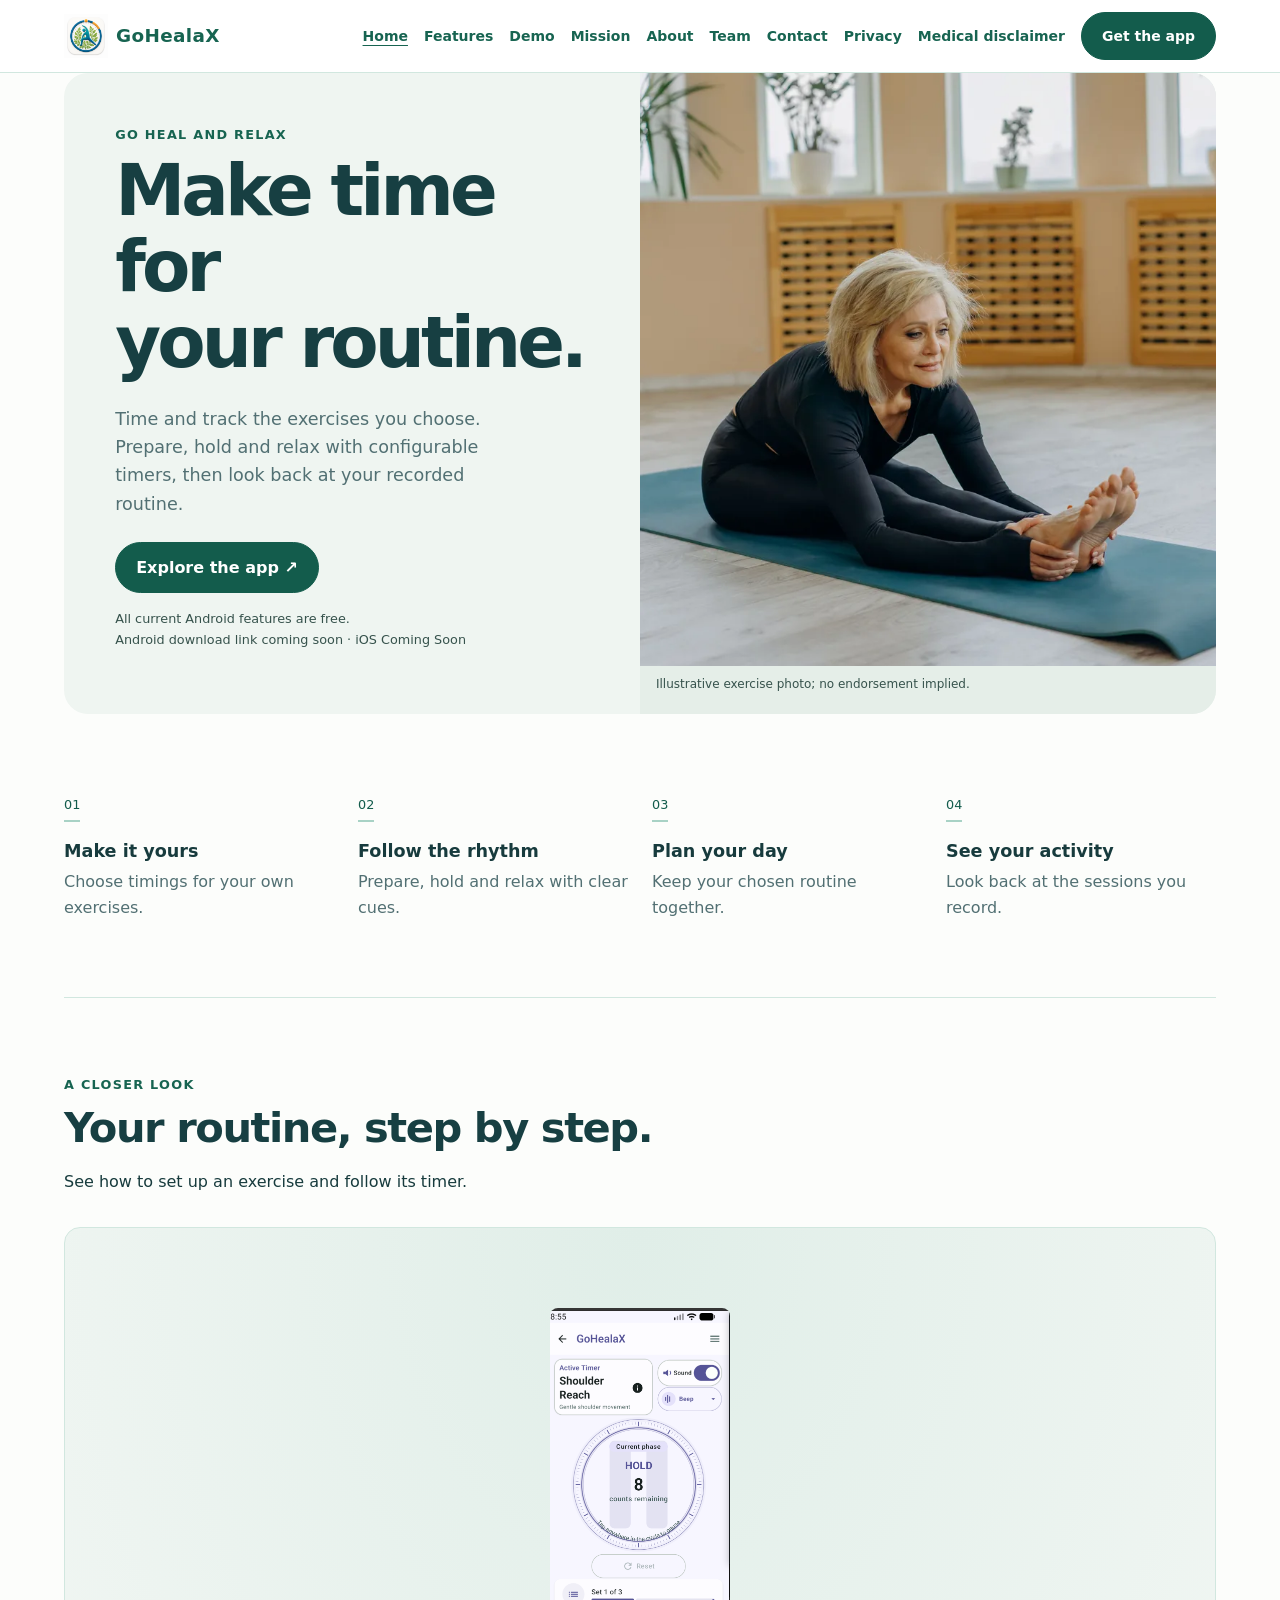
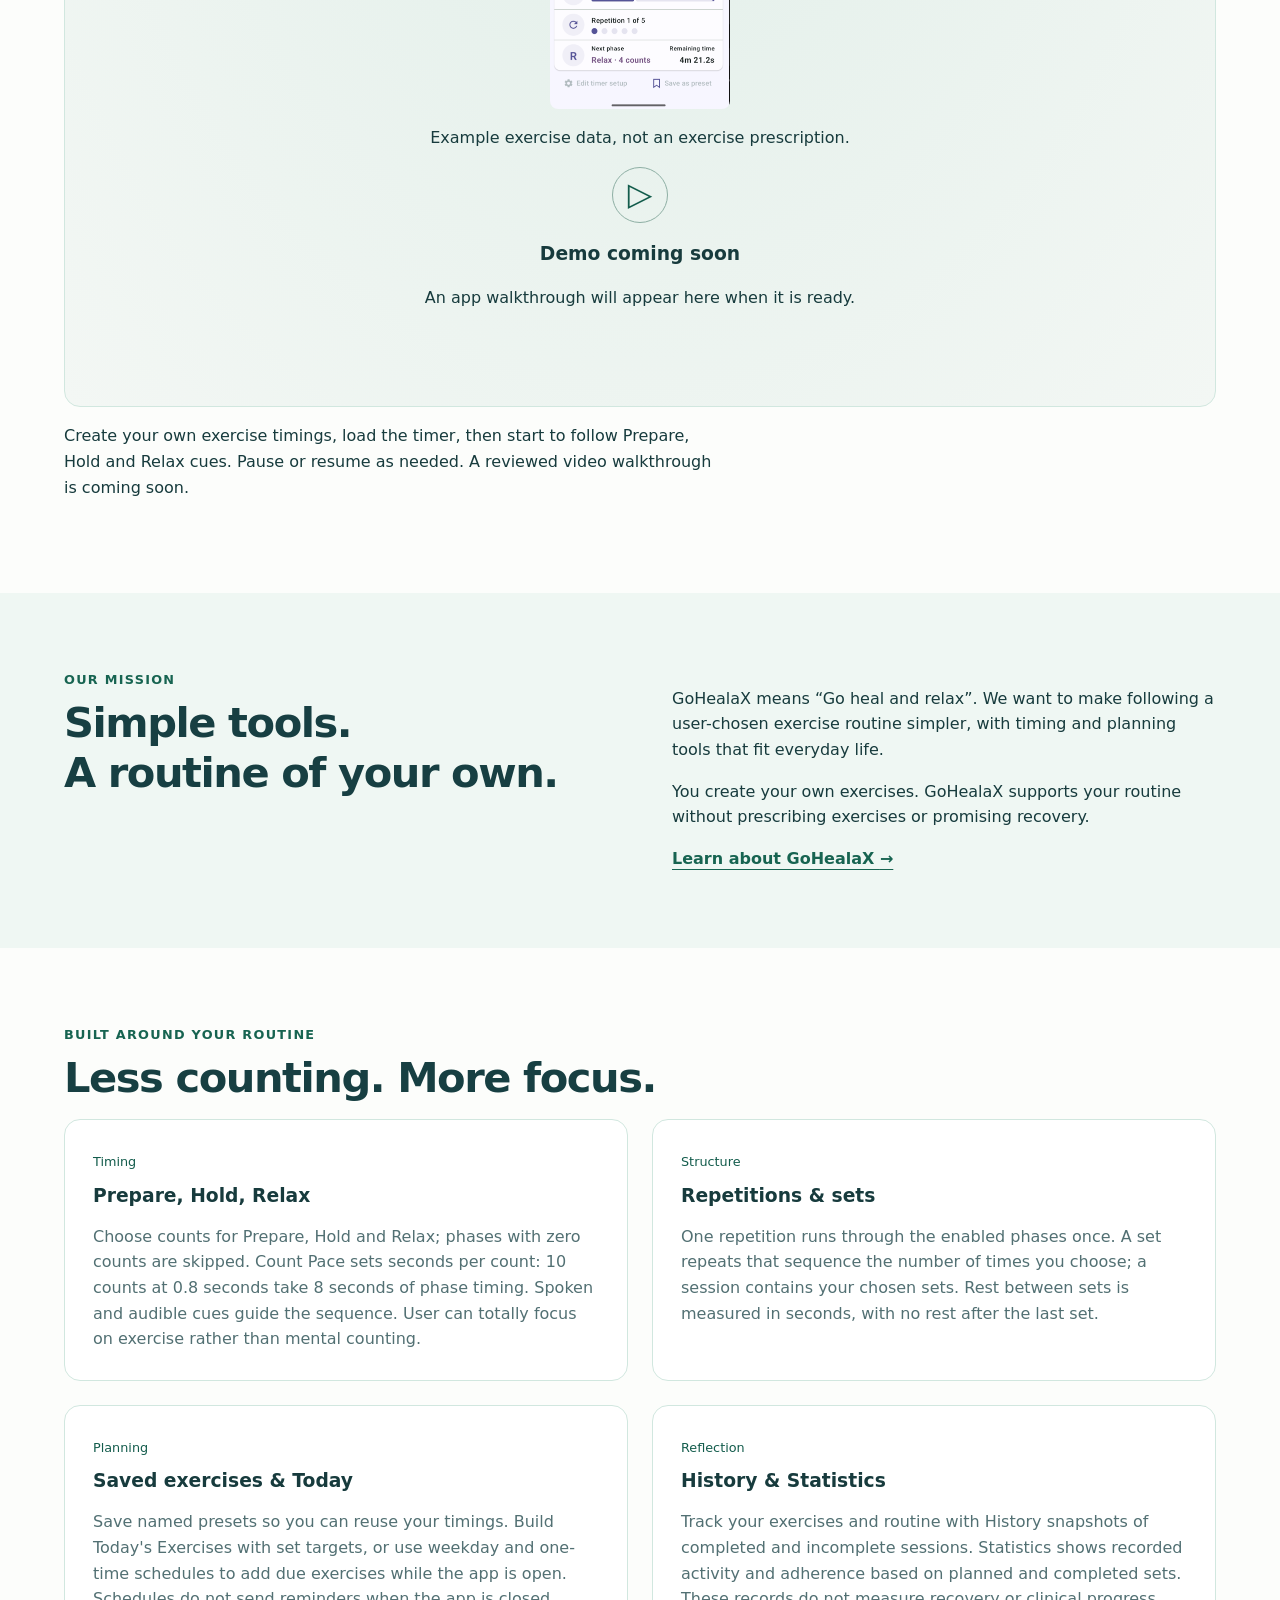
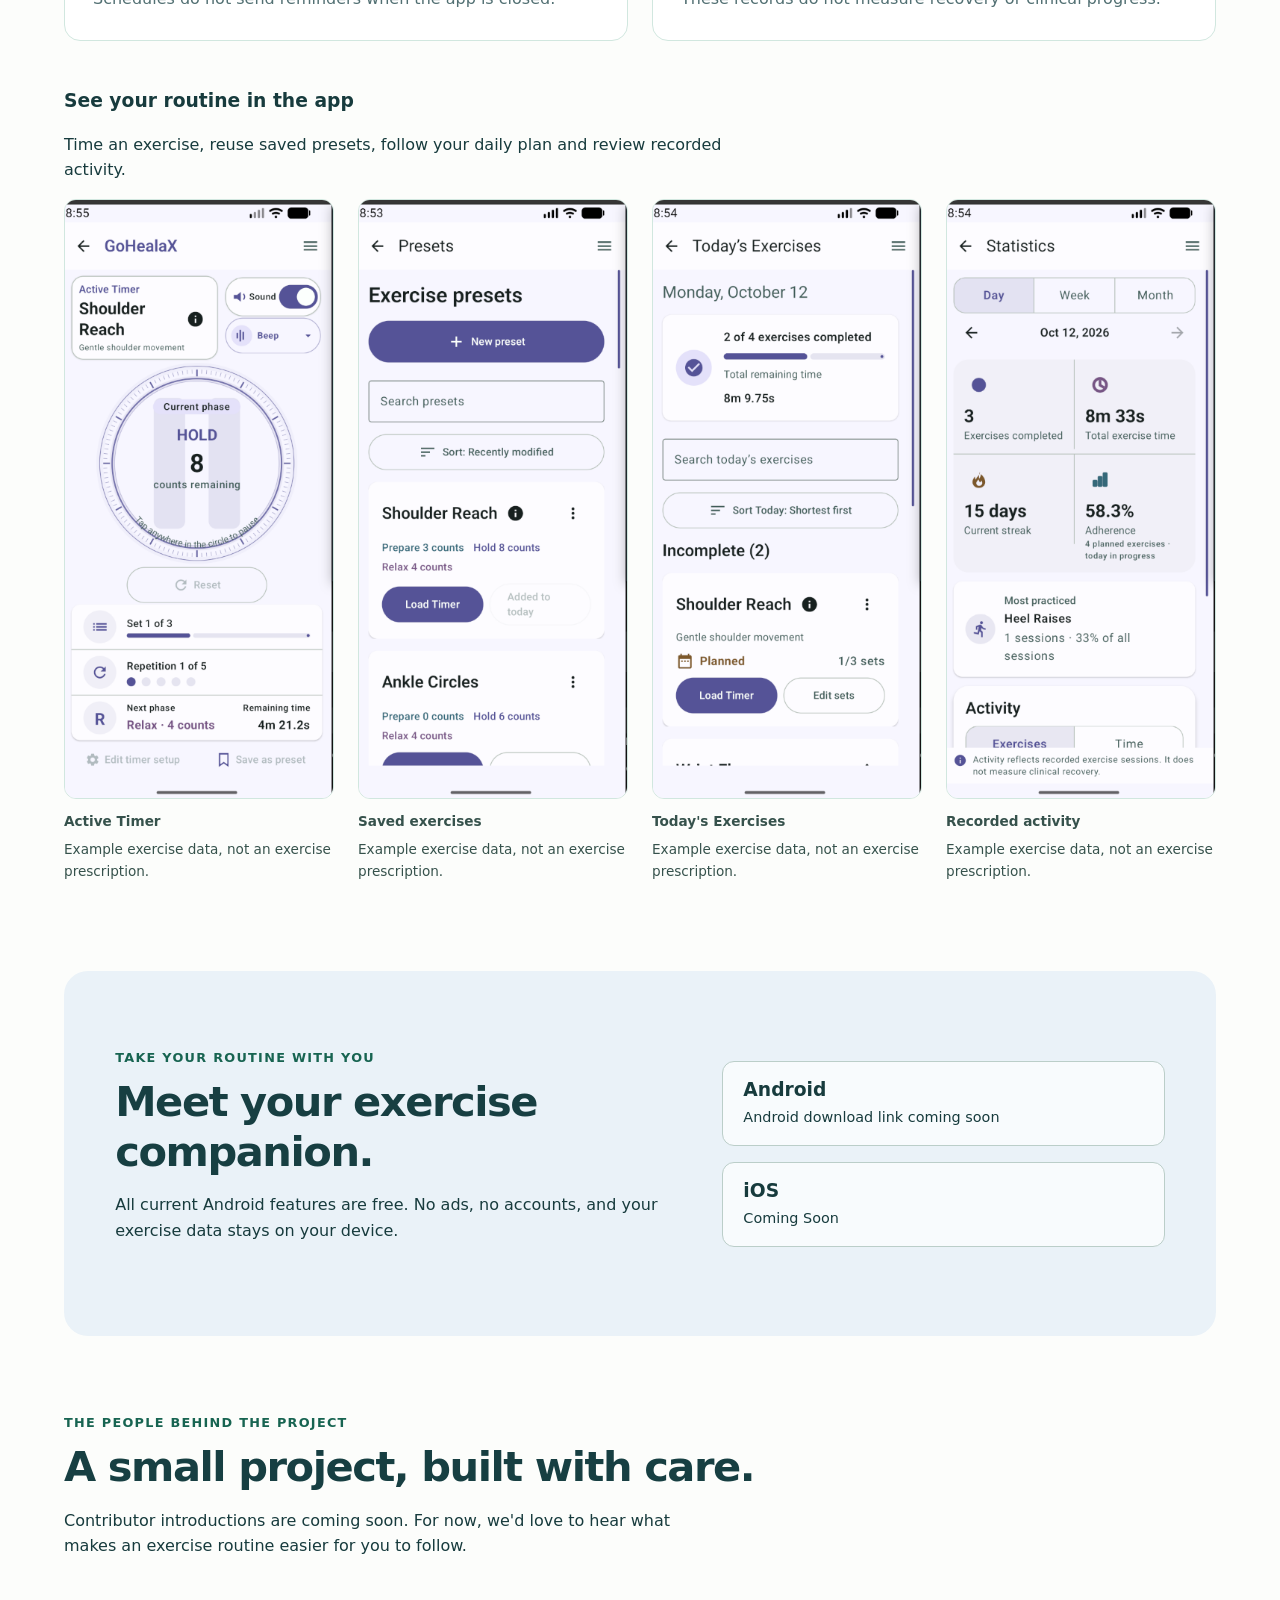
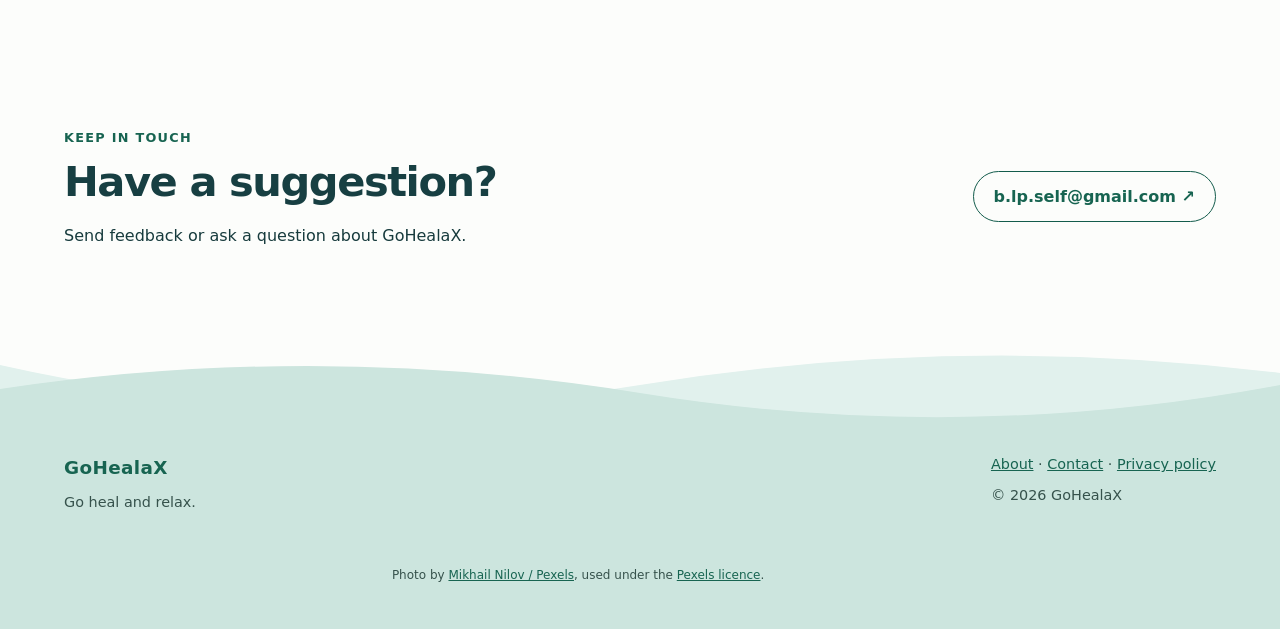
<file: site/index.html>
<!doctype html>
<html lang="en">
<head>
  <meta charset="utf-8">
  <meta name="viewport" content="width=device-width, initial-scale=1">
  <meta name="description" content="GoHealaX supports your exercise routine with configurable timers, saved exercises and daily planning. All current Android features are free.">
  <title>GoHealaX — Make time for your routine</title>
  <link rel="canonical" href="https://gohealax.com/">
  <link rel="stylesheet" href="site.css">
  <meta property="og:type" content="website">
  <meta property="og:site_name" content="GoHealaX">
  <meta property="og:title" content="GoHealaX — Make time for your routine">
  <meta property="og:description" content="GoHealaX supports your exercise routine with configurable timers, saved exercises and daily planning. All current Android features are free.">
  <meta property="og:url" content="https://gohealax.com/">
  <meta property="og:image" content="https://gohealax.com/assets/social.png">
  <meta property="og:image:width" content="1200">
  <meta property="og:image:height" content="630">
  <meta property="og:image:alt" content="GoHealaX. Make time for your routine. Time, plan and track your exercises.">
  <meta name="twitter:card" content="summary_large_image">
  <meta name="twitter:image:alt" content="GoHealaX. Make time for your routine. Time, plan and track your exercises.">
  <link rel="icon" href="assets/favicon.svg" type="image/svg+xml">
  <link rel="icon" href="assets/favicon.png" type="image/png" sizes="32x32">
  <link rel="apple-touch-icon" href="assets/apple-touch-icon.png" sizes="180x180">
</head>
<body class="landing">
  <a class="skip-link" href="#main">Skip to content</a>
  <header class="site-header">
    <a class="brand" href="index.html#home" aria-label="GoHealaX home"><img class="brand-logo" src="assets/project-logo.png" alt="" width="1254" height="1254" loading="eager"> GoHealaX</a>
    <button type="button" class="button navigation-toggle" data-navigation-toggle hidden aria-expanded="false" aria-controls="site-navigation">Menu</button>
    <nav id="site-navigation" aria-label="Site navigation">
      <a href="index.html#home" aria-current="page">Home</a>
      <a href="index.html#features">Features</a>
      <a href="index.html#demo">Demo</a>
      <a href="index.html#mission">Mission</a>
      <a href="About.html">About</a>
      <a href="index.html#team">Team</a>
      <a href="index.html#contact">Contact</a>
      <a href="privacy-policy.html">Privacy</a>
      <a href="medical-disclaimer.html">Medical disclaimer</a>
      <a class="button primary" href="index.html#download">Get the app</a>
    </nav>
  </header>
  <main id="main">
    <section id="home" class="hero container" aria-labelledby="hero-title">
      <div class="hero-copy">
        <p class="eyebrow">Go heal and relax</p>
        <h1 id="hero-title">Make time for<br>your routine.</h1>
        <p class="lead">Time and track the exercises you choose. Prepare, hold and relax with configurable timers, then look back at your recorded routine.</p>
        <a class="button primary" href="index.html#download">Explore the app <span aria-hidden="true">↗</span></a>
        <p class="availability">All current Android features are free.<br>Android download link coming soon · iOS Coming Soon</p>
      </div>
      <figure class="hero-photo">
        <picture>
          <img src="assets/hero-800.webp" srcset="assets/hero-480.webp 480w, assets/hero-800.webp 800w, assets/hero-1200.webp 1200w" sizes="(min-width: 64rem) 35rem, (min-width: 48rem) 48vw, calc(100vw - 2rem)" width="800" height="1200" loading="eager" fetchpriority="high" alt="A woman stretching on a teal exercise mat in a bright room.">
        </picture>
        <figcaption>Illustrative exercise photo; no endorsement implied.</figcaption>
      </figure>
    </section>
    <section id="benefits" class="container section benefits" aria-labelledby="benefits-title">
      <h2 id="benefits-title" class="visually-hidden">Support for your everyday routine</h2>
      <div class="benefit-grid">
        <div><span class="step" aria-hidden="true">01</span><h3>Make it yours</h3><p>Choose timings for your own exercises.</p></div>
        <div><span class="step" aria-hidden="true">02</span><h3>Follow the rhythm</h3><p>Prepare, hold and relax with clear cues.</p></div>
        <div><span class="step" aria-hidden="true">03</span><h3>Plan your day</h3><p>Keep your chosen routine together.</p></div>
        <div><span class="step" aria-hidden="true">04</span><h3>See your activity</h3><p>Look back at the sessions you record.</p></div>
      </div>
    </section>
    <section id="demo" class="container section" aria-labelledby="demo-title">
      <p class="eyebrow">A closer look</p>
      <h2 id="demo-title">Your routine, step by step.</h2>
      <p>See how to set up an exercise and follow its timer.</p>
      <div class="demo-placeholder" data-media-provider="disabled" data-media-poster="assets/screenshots/running-timer-1.png" data-media-description-id="demo-description"><img class="demo-poster" src="assets/screenshots/running-timer-1.png" width="359" height="801" loading="lazy" alt="GoHealaX Hold phase preview."><p>Example exercise data, not an exercise prescription.</p><span class="demo-symbol" aria-hidden="true">▷</span><h3>Demo coming soon</h3><p>An app walkthrough will appear here when it is ready.</p></div>
      <p id="demo-description">Create your own exercise timings, load the timer, then start to follow Prepare, Hold and Relax cues. Pause or resume as needed. A reviewed video walkthrough is coming soon.</p>
    </section>
    <section id="mission" class="mission section" aria-labelledby="mission-title">
      <div class="container mission-grid"><div><p class="eyebrow">Our mission</p><h2 id="mission-title">Simple tools.<br>A routine of your own.</h2></div><div><p>GoHealaX means “Go heal and relax”. We want to make following a user-chosen exercise routine simpler, with timing and planning tools that fit everyday life.</p><p>You create your own exercises. GoHealaX supports your routine without prescribing exercises or promising recovery.</p><a class="text-link" href="About.html">Learn about GoHealaX <span aria-hidden="true">→</span></a></div></div>
    </section>
    <section id="features" class="container section" aria-labelledby="features-title">
      <p class="eyebrow">Built around your routine</p><h2 id="features-title">Less counting. More focus.</h2>
      <div class="feature-grid">
        <article class="feature"><span class="feature-label">Timing</span><h3>Prepare, Hold, Relax</h3><p>Choose counts for Prepare, Hold and Relax; phases with zero counts are skipped. Count Pace sets seconds per count: 10 counts at 0.8 seconds take 8 seconds of phase timing. Spoken and audible cues guide the sequence. User can totally focus on exercise rather than mental counting.</p></article>
        <article class="feature"><span class="feature-label">Structure</span><h3>Repetitions &amp; sets</h3><p>One repetition runs through the enabled phases once. A set repeats that sequence the number of times you choose; a session contains your chosen sets. Rest between sets is measured in seconds, with no rest after the last set.</p></article>
        <article class="feature"><span class="feature-label">Planning</span><h3>Saved exercises &amp; Today</h3><p>Save named presets so you can reuse your timings. Build Today's Exercises with set targets, or use weekday and one-time schedules to add due exercises while the app is open. Schedules do not send reminders when the app is closed.</p></article>
        <article class="feature"><span class="feature-label">Reflection</span><h3>History &amp; Statistics</h3><p>Track your exercises and routine with History snapshots of completed and incomplete sessions. Statistics shows recorded activity and adherence based on planned and completed sets. These records do not measure recovery or clinical progress.</p></article>
      </div>
      <div class="app-gallery" aria-labelledby="screenshots-title">
        <h3 id="screenshots-title">See your routine in the app</h3>
        <p>Time an exercise, reuse saved presets, follow your daily plan and review recorded activity.</p>
        <div class="screenshot-grid">
          <figure class="app-screenshot">
            <img src="assets/screenshots/running-timer-1.png" width="359" height="801" loading="lazy" alt="The Hold phase with counts remaining, repetition and set progress.">
            <figcaption><strong>Active Timer</strong><p>Example exercise data, not an exercise prescription.</p></figcaption>
          </figure>
          <figure class="app-screenshot">
            <img src="assets/screenshots/preset.png" width="359" height="801" loading="lazy" alt="Named exercise presets with Prepare, Hold and Relax counts.">
            <figcaption><strong>Saved exercises</strong><p>Example exercise data, not an exercise prescription.</p></figcaption>
          </figure>
          <figure class="app-screenshot">
            <img src="assets/screenshots/todays-exercises.png" width="359" height="801" loading="lazy" alt="A daily plan with exercise completion and set progress.">
            <figcaption><strong>Today's Exercises</strong><p>Example exercise data, not an exercise prescription.</p></figcaption>
          </figure>
          <figure class="app-screenshot">
            <img src="assets/screenshots/statistics.png" width="359" height="801" loading="lazy" alt="Statistics with recorded exercise time, streak and adherence.">
            <figcaption><strong>Recorded activity</strong><p>Example exercise data, not an exercise prescription.</p></figcaption>
          </figure>
        </div>
      </div>
    </section>
    <section id="download" class="container section download" aria-labelledby="download-title">
      <div><p class="eyebrow">Take your routine with you</p><h2 id="download-title">Meet your exercise companion.</h2><p>All current Android features are free. No ads, no accounts, and your exercise data stays on your device.</p></div>
      <div class="platforms"><div class="platform"><h3>Android</h3><p>Android download link coming soon</p></div><div class="platform"><h3>iOS</h3><p>Coming Soon</p></div></div>
    </section>
    <section id="team" class="container section" aria-labelledby="team-title">
      <p class="eyebrow">The people behind the project</p><h2 id="team-title">A small project, built with care.</h2>
      <!-- Contributor edits: replace this placeholder only with owner-supplied, reviewed names and details. -->
      <p>Contributor introductions are coming soon. For now, we'd love to hear what makes an exercise routine easier for you to follow.</p>
    </section>
    <section id="contact" class="container section contact" aria-labelledby="contact-title">
      <div><p class="eyebrow">Keep in touch</p><h2 id="contact-title">Have a suggestion?</h2><p>Send feedback or ask a question about GoHealaX.</p></div>
      <a class="button" href="mailto:b.lp.self@gmail.com">b.lp.self@gmail.com <span aria-hidden="true">↗</span></a>
    </section>
  </main>
  <footer class="landing-footer">
    <svg class="footer-wave" viewBox="0 0 1440 100" preserveAspectRatio="none" aria-hidden="true" focusable="false"><path fill="#e1f1ed" d="M0 30 Q360 120 720 55 T1440 40 V100 H0Z"/><path fill="#cce5de" d="M0 60 Q360 0 720 65 T1440 55 V100 H0Z"/></svg>
    <div class="container footer-content"><div><a class="brand" href="index.html#home">GoHealaX</a><p>Go heal and relax.</p></div><div><a href="About.html">About</a> · <a href="index.html#contact">Contact</a> · <a href="privacy-policy.html">Privacy policy</a><p>© 2026 GoHealaX</p></div></div>
    <!-- Social edits: add links only after real destinations are supplied and verified. -->
    <p class="container photo-credit">Photo by <a href="https://www.pexels.com/photo/photo-of-a-woman-stretching-on-a-yoga-mat-7500034/">Mikhail Nilov / Pexels</a>, used under the <a href="https://www.pexels.com/license/">Pexels licence</a>.</p>
  </footer>
  <script type="module" src="site.js"></script>
  <script type="module" src="media.js"></script>
</body>
</html>
</file>
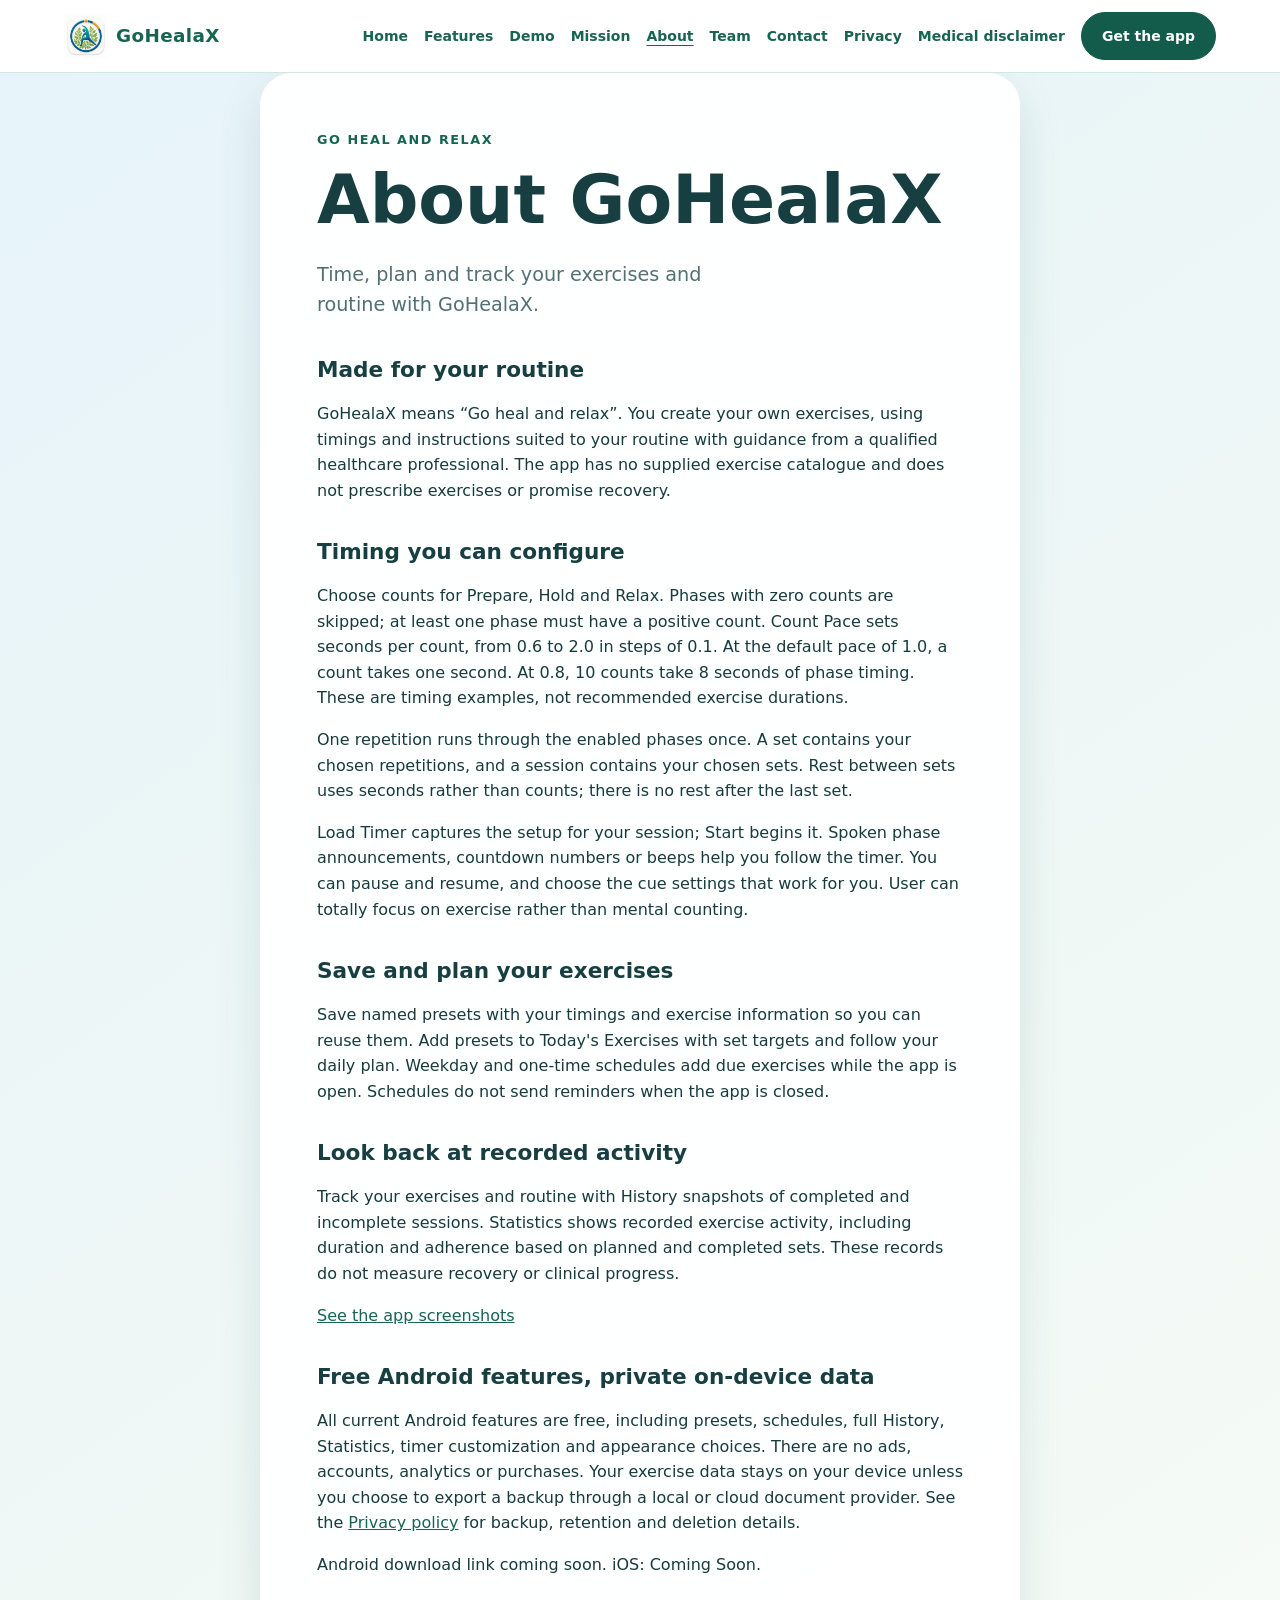
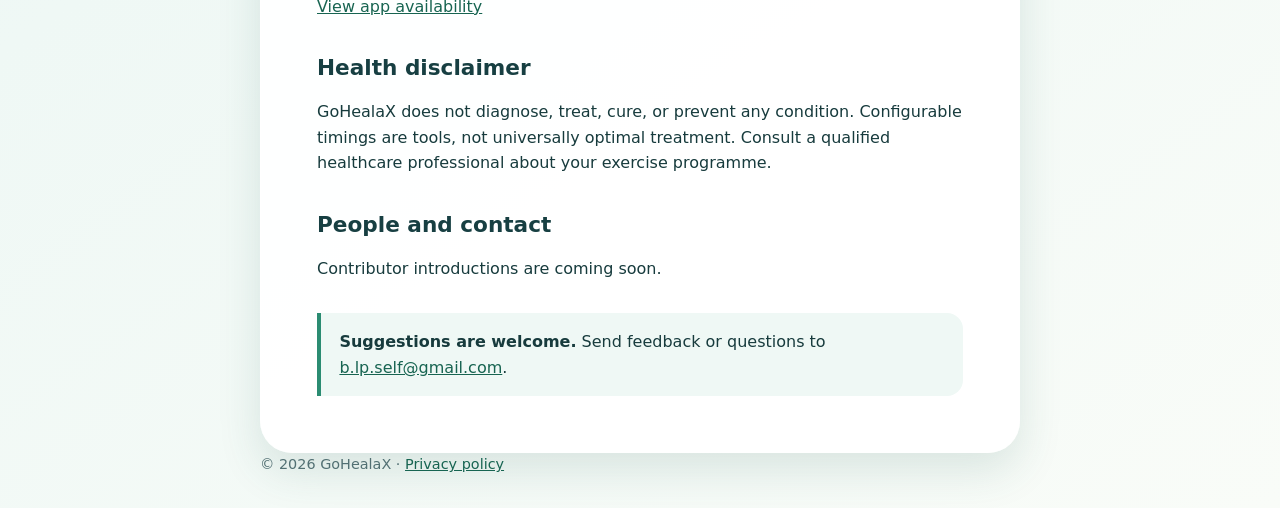
<file: site/About.html>
<!doctype html>
<html lang="en">
<head>
  <meta charset="utf-8">
  <meta name="viewport" content="width=device-width, initial-scale=1">
  <meta name="description" content="Learn how GoHealaX supports your own exercise routine with configurable timing, presets, daily plans and recorded activity. All current Android features are free.">
  <title>About GoHealaX — Your exercise routine</title>
  <link rel="stylesheet" href="site.css">
  <link rel="canonical" href="https://gohealax.com/About.html">
  <meta property="og:type" content="website">
  <meta property="og:site_name" content="GoHealaX">
  <meta property="og:title" content="About GoHealaX — Your exercise routine">
  <meta property="og:description" content="Learn how GoHealaX supports your own exercise routine with configurable timing, presets, daily plans and recorded activity. All current Android features are free.">
  <meta property="og:url" content="https://gohealax.com/About.html">
  <meta property="og:image" content="https://gohealax.com/assets/social.png">
  <meta property="og:image:width" content="1200">
  <meta property="og:image:height" content="630">
  <meta property="og:image:alt" content="GoHealaX. Make time for your routine. Time, plan and track your exercises.">
  <meta name="twitter:card" content="summary_large_image">
  <meta name="twitter:image:alt" content="GoHealaX. Make time for your routine. Time, plan and track your exercises.">
  <link rel="icon" href="assets/favicon.svg" type="image/svg+xml">
  <link rel="icon" href="assets/favicon.png" type="image/png" sizes="32x32">
  <link rel="apple-touch-icon" href="assets/apple-touch-icon.png" sizes="180x180">
</head>
<body>
  <a class="skip-link" href="#main">Skip to content</a>
  <header class="site-header">
    <a class="brand" href="index.html#home" aria-label="GoHealaX home"><img class="brand-logo" src="assets/project-logo.png" alt="" width="1254" height="1254" loading="eager"> GoHealaX</a>
    <button type="button" class="button navigation-toggle" data-navigation-toggle hidden aria-expanded="false" aria-controls="site-navigation">Menu</button>
    <nav id="site-navigation" aria-label="Site navigation">
      <a href="index.html#home">Home</a>
      <a href="index.html#features">Features</a>
      <a href="index.html#demo">Demo</a>
      <a href="index.html#mission">Mission</a>
      <a href="About.html" aria-current="page">About</a>
      <a href="index.html#team">Team</a>
      <a href="index.html#contact">Contact</a>
      <a href="privacy-policy.html">Privacy</a>
      <a href="medical-disclaimer.html">Medical disclaimer</a>
      <a class="button primary" href="index.html#download">Get the app</a>
    </nav>
  </header>

  <main id="main" class="shell">
    <p class="eyebrow">Go heal and relax</p>
    <h1>About GoHealaX</h1>
    <p class="lead">Time, plan and track your exercises and routine with GoHealaX.</p>

    <h2>Made for your routine</h2>
    <p>GoHealaX means “Go heal and relax”. You create your own exercises, using timings and instructions suited to your routine with guidance from a qualified healthcare professional. The app has no supplied exercise catalogue and does not prescribe exercises or promise recovery.</p>

    <h2>Timing you can configure</h2>
    <p>Choose counts for Prepare, Hold and Relax. Phases with zero counts are skipped; at least one phase must have a positive count. Count Pace sets seconds per count, from 0.6 to 2.0 in steps of 0.1. At the default pace of 1.0, a count takes one second. At 0.8, 10 counts take 8 seconds of phase timing. These are timing examples, not recommended exercise durations.</p>
    <p>One repetition runs through the enabled phases once. A set contains your chosen repetitions, and a session contains your chosen sets. Rest between sets uses seconds rather than counts; there is no rest after the last set.</p>
    <p>Load Timer captures the setup for your session; Start begins it. Spoken phase announcements, countdown numbers or beeps help you follow the timer. You can pause and resume, and choose the cue settings that work for you. User can totally focus on exercise rather than mental counting.</p>

    <h2>Save and plan your exercises</h2>
    <p>Save named presets with your timings and exercise information so you can reuse them. Add presets to Today's Exercises with set targets and follow your daily plan. Weekday and one-time schedules add due exercises while the app is open. Schedules do not send reminders when the app is closed.</p>

    <h2>Look back at recorded activity</h2>
    <p>Track your exercises and routine with History snapshots of completed and incomplete sessions. Statistics shows recorded exercise activity, including duration and adherence based on planned and completed sets. These records do not measure recovery or clinical progress.</p>

    <p><a href="index.html#screenshots-title">See the app screenshots</a></p>

    <h2>Free Android features, private on-device data</h2>
    <p>All current Android features are free, including presets, schedules, full History, Statistics, timer customization and appearance choices. There are no ads, accounts, analytics or purchases. Your exercise data stays on your device unless you choose to export a backup through a local or cloud document provider. See the <a href="privacy-policy.html">Privacy policy</a> for backup, retention and deletion details.</p>
    <p>Android download link coming soon. iOS: Coming Soon.</p>
    <p><a href="index.html#download">View app availability</a></p>

    <h2>Health disclaimer</h2>
    <p>GoHealaX does not diagnose, treat, cure, or prevent any condition. Configurable timings are tools, not universally optimal treatment. Consult a qualified healthcare professional about your exercise programme.</p>

    <h2>People and contact</h2>
    <!-- Contributor edits: replace this placeholder only with owner-supplied, reviewed names and details. -->
    <p>Contributor introductions are coming soon.</p>
    <div class="note">
      <strong>Suggestions are welcome.</strong> Send feedback or questions to <a href="mailto:b.lp.self@gmail.com">b.lp.self@gmail.com</a>.
    </div>
  </main>

  <!-- Social edits: add links only after real destinations are supplied and verified. -->
  <footer class="shell">© 2026 GoHealaX · <a href="privacy-policy.html">Privacy policy</a></footer>
  <script type="module" src="site.js"></script>
</body>
</html>
</file>
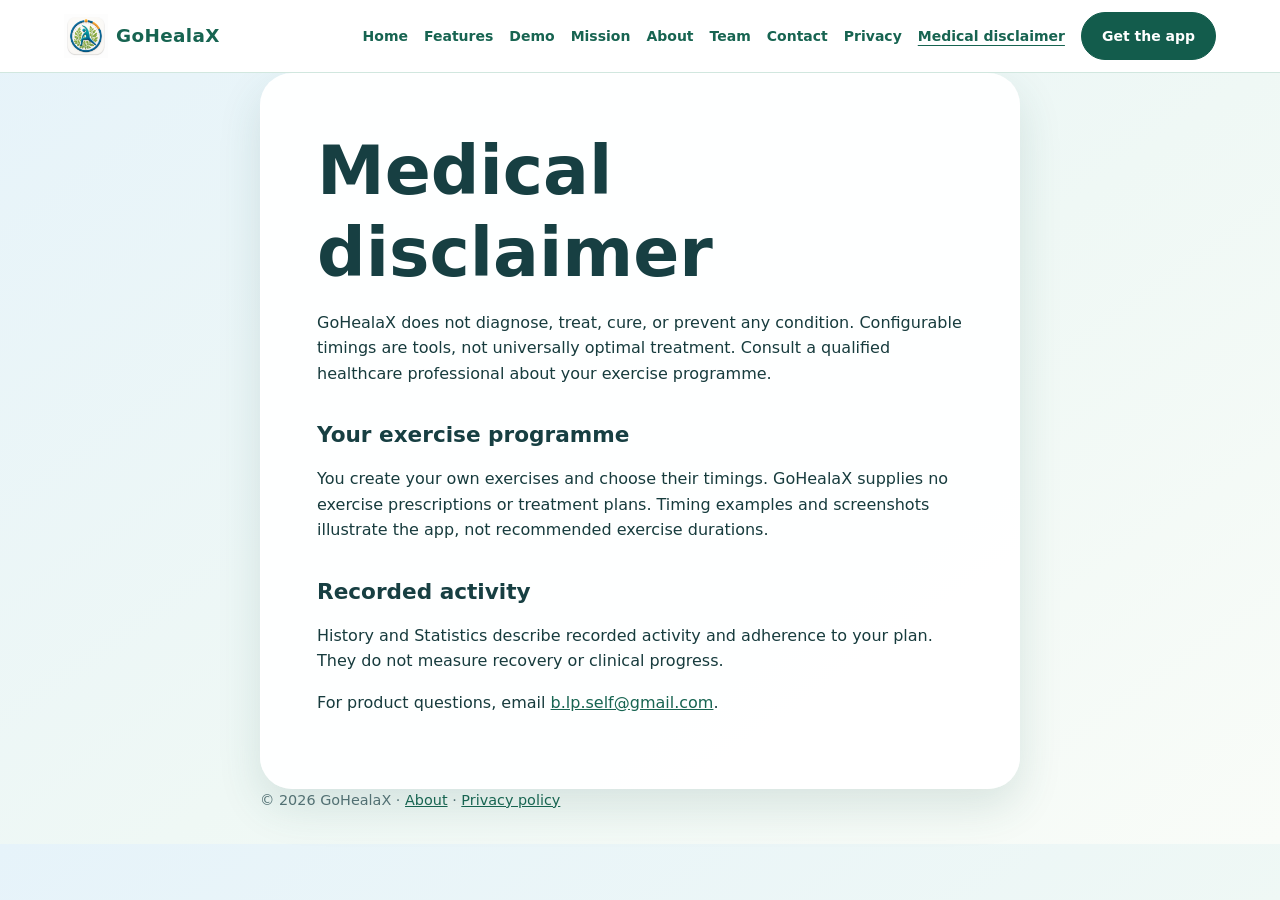
<file: site/medical-disclaimer.html>
<!doctype html>
<html lang="en">
<head>
  <meta charset="utf-8">
  <meta name="viewport" content="width=device-width, initial-scale=1">
  <meta name="description" content="GoHealaX medical disclaimer: configurable exercise timers support user-chosen routines and do not provide medical advice.">
  <title>Medical disclaimer — GoHealaX</title>
  <link rel="stylesheet" href="site.css">
  <link rel="canonical" href="https://gohealax.com/medical-disclaimer.html">
  <meta property="og:type" content="website">
  <meta property="og:site_name" content="GoHealaX">
  <meta property="og:title" content="Medical disclaimer — GoHealaX">
  <meta property="og:description" content="GoHealaX medical disclaimer: configurable exercise timers support user-chosen routines and do not provide medical advice.">
  <meta property="og:url" content="https://gohealax.com/medical-disclaimer.html">
  <meta property="og:image" content="https://gohealax.com/assets/social.png">
  <meta property="og:image:width" content="1200">
  <meta property="og:image:height" content="630">
  <meta property="og:image:alt" content="GoHealaX. Make time for your routine. Time, plan and track your exercises.">
  <meta name="twitter:card" content="summary_large_image">
  <meta name="twitter:image:alt" content="GoHealaX. Make time for your routine. Time, plan and track your exercises.">
  <link rel="icon" href="assets/favicon.svg" type="image/svg+xml">
  <link rel="icon" href="assets/favicon.png" type="image/png" sizes="32x32">
  <link rel="apple-touch-icon" href="assets/apple-touch-icon.png" sizes="180x180">
</head>
<body>
  <a class="skip-link" href="#main">Skip to content</a>
  <header class="site-header">
    <a class="brand" href="index.html#home" aria-label="GoHealaX home"><img class="brand-logo" src="assets/project-logo.png" alt="" width="1254" height="1254" loading="eager"> GoHealaX</a>
    <button type="button" class="button navigation-toggle" data-navigation-toggle hidden aria-expanded="false" aria-controls="site-navigation">Menu</button>
    <nav id="site-navigation" aria-label="Site navigation">
      <a href="index.html#home">Home</a>
      <a href="index.html#features">Features</a>
      <a href="index.html#demo">Demo</a>
      <a href="index.html#mission">Mission</a>
      <a href="About.html">About</a>
      <a href="index.html#team">Team</a>
      <a href="index.html#contact">Contact</a>
      <a href="privacy-policy.html">Privacy</a>
      <a href="medical-disclaimer.html" aria-current="page">Medical disclaimer</a>
      <a class="button primary" href="index.html#download">Get the app</a>
    </nav>
  </header>

  <main id="main" class="shell">
    <h1>Medical disclaimer</h1>
    <p>GoHealaX does not diagnose, treat, cure, or prevent any condition. Configurable timings are tools, not universally optimal treatment. Consult a qualified healthcare professional about your exercise programme.</p>
    <h2>Your exercise programme</h2>
    <p>You create your own exercises and choose their timings. GoHealaX supplies no exercise prescriptions or treatment plans. Timing examples and screenshots illustrate the app, not recommended exercise durations.</p>
    <h2>Recorded activity</h2>
    <p>History and Statistics describe recorded activity and adherence to your plan. They do not measure recovery or clinical progress.</p>
    <p>For product questions, email <a href="mailto:b.lp.self@gmail.com">b.lp.self@gmail.com</a>.</p>
  </main>
  <footer class="shell">© 2026 GoHealaX · <a href="About.html">About</a> · <a href="privacy-policy.html">Privacy policy</a></footer>
  <script type="module" src="site.js"></script>
</body>
</html>
</file>
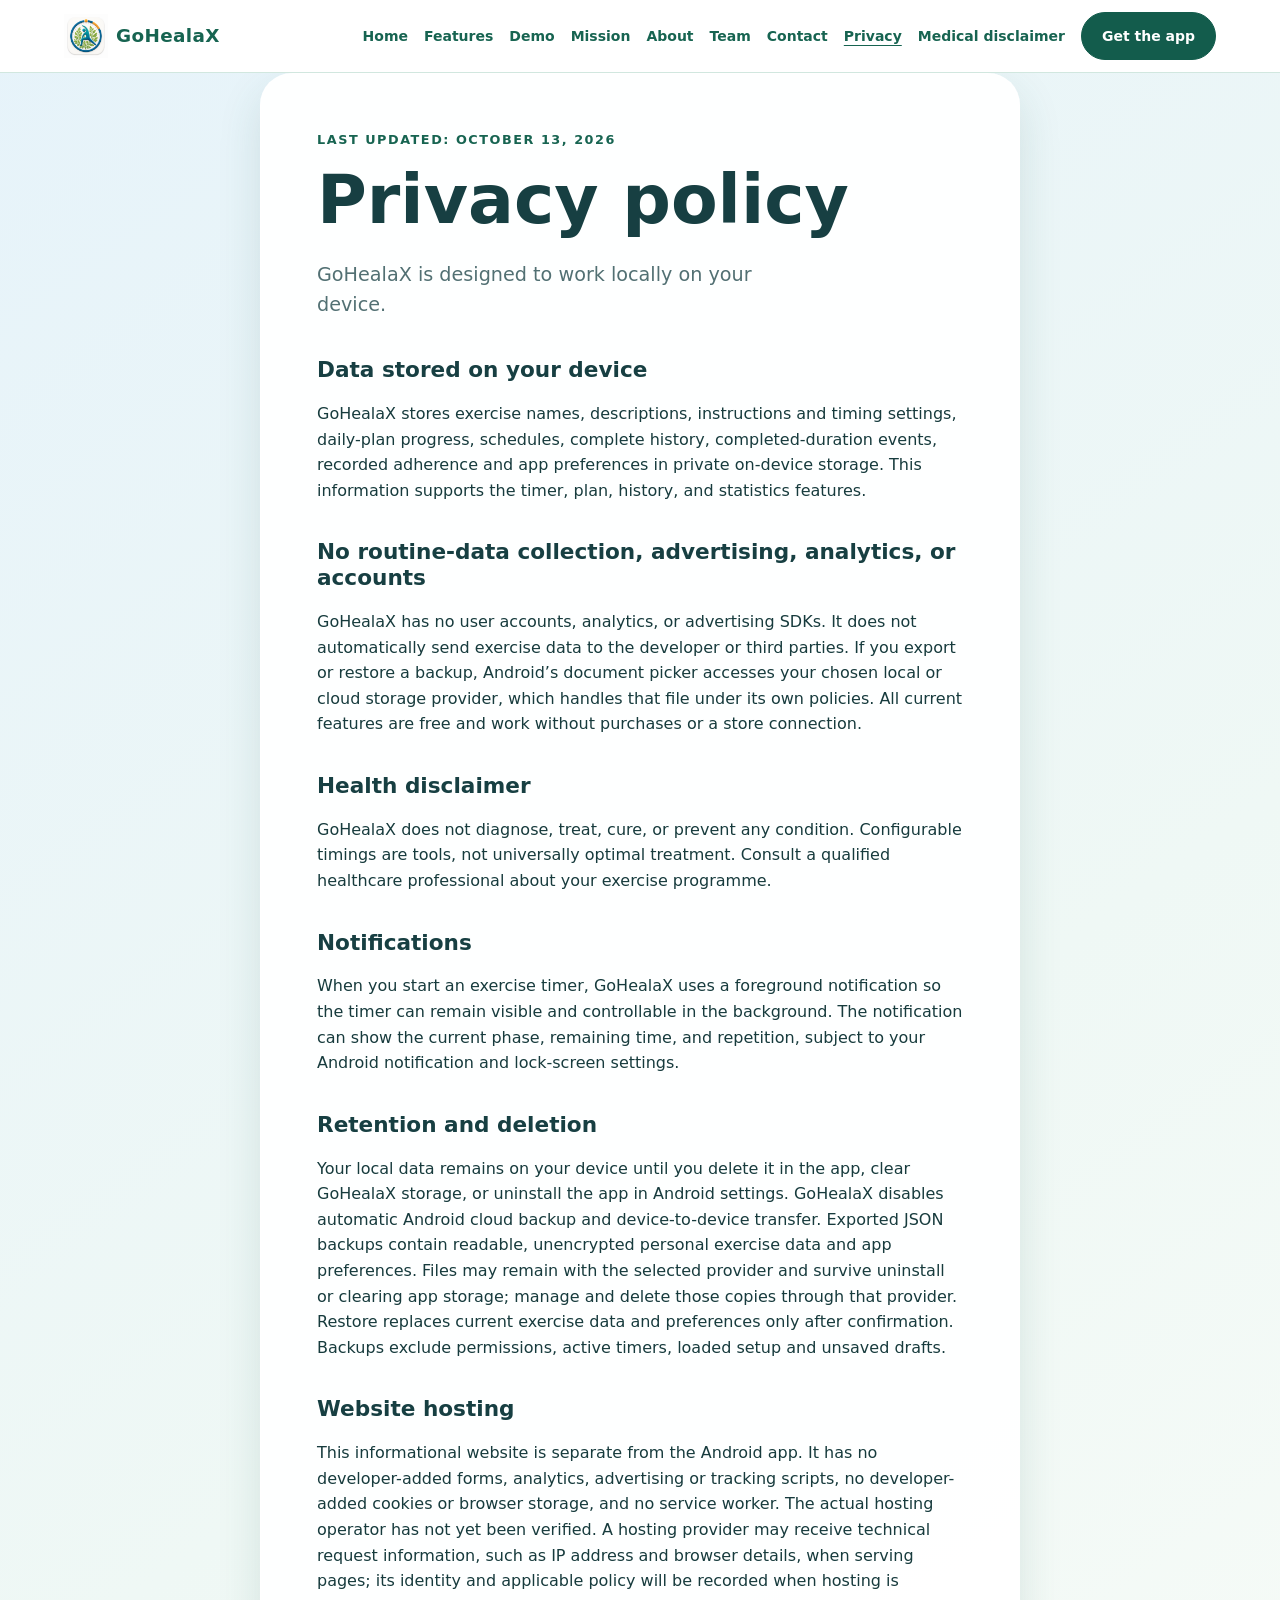
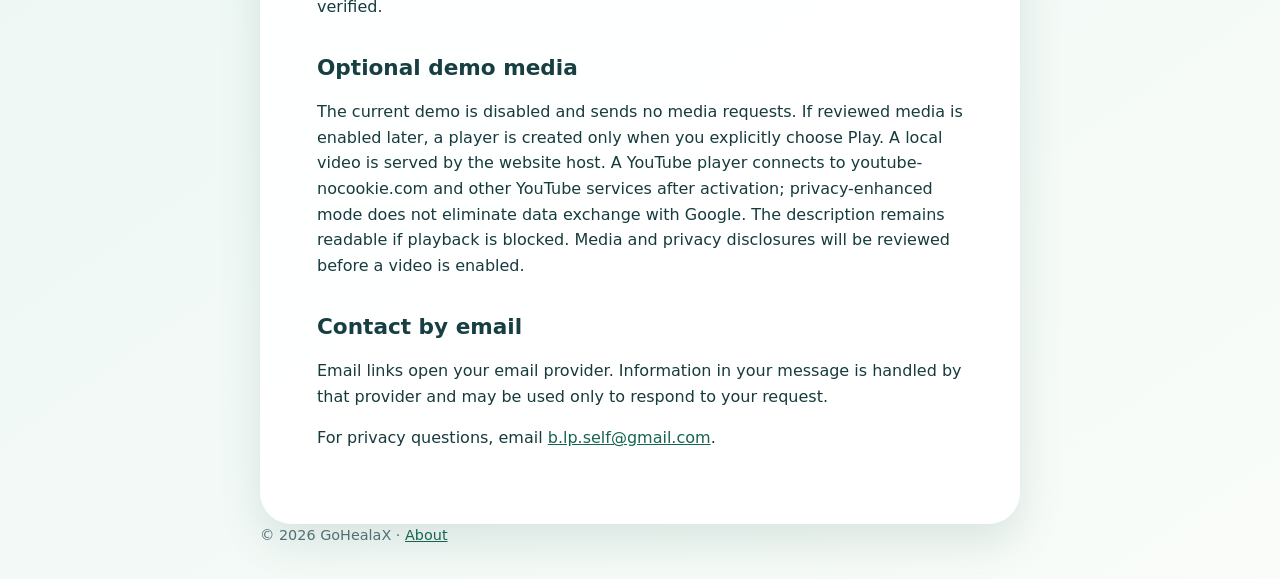
<file: site/privacy-policy.html>
<!doctype html>
<html lang="en">
<head>
  <meta charset="utf-8">
  <meta name="viewport" content="width=device-width, initial-scale=1">
  <meta name="description" content="GoHealaX privacy policy.">
  <title>GoHealaX Privacy Policy</title>
  <link rel="stylesheet" href="site.css">
  <link rel="canonical" href="https://gohealax.com/privacy-policy.html">
  <meta property="og:type" content="website">
  <meta property="og:site_name" content="GoHealaX">
  <meta property="og:title" content="GoHealaX Privacy Policy">
  <meta property="og:description" content="GoHealaX privacy policy.">
  <meta property="og:url" content="https://gohealax.com/privacy-policy.html">
  <meta property="og:image" content="https://gohealax.com/assets/social.png">
  <meta property="og:image:width" content="1200">
  <meta property="og:image:height" content="630">
  <meta property="og:image:alt" content="GoHealaX. Make time for your routine. Time, plan and track your exercises.">
  <meta name="twitter:card" content="summary_large_image">
  <meta name="twitter:image:alt" content="GoHealaX. Make time for your routine. Time, plan and track your exercises.">
  <link rel="icon" href="assets/favicon.svg" type="image/svg+xml">
  <link rel="icon" href="assets/favicon.png" type="image/png" sizes="32x32">
  <link rel="apple-touch-icon" href="assets/apple-touch-icon.png" sizes="180x180">
</head>
<body>
  <a class="skip-link" href="#main">Skip to content</a>
  <header class="site-header">
    <a class="brand" href="index.html#home" aria-label="GoHealaX home"><img class="brand-logo" src="assets/project-logo.png" alt="" width="1254" height="1254" loading="eager"> GoHealaX</a>
    <button type="button" class="button navigation-toggle" data-navigation-toggle hidden aria-expanded="false" aria-controls="site-navigation">Menu</button>
    <nav id="site-navigation" aria-label="Site navigation">
      <a href="index.html#home">Home</a>
      <a href="index.html#features">Features</a>
      <a href="index.html#demo">Demo</a>
      <a href="index.html#mission">Mission</a>
      <a href="About.html">About</a>
      <a href="index.html#team">Team</a>
      <a href="index.html#contact">Contact</a>
      <a href="privacy-policy.html" aria-current="page">Privacy</a>
      <a href="medical-disclaimer.html">Medical disclaimer</a>
      <a class="button primary" href="index.html#download">Get the app</a>
    </nav>
  </header>

  <main id="main" class="shell">
    <p class="eyebrow">Last updated: October 13, 2026</p>
    <h1>Privacy policy</h1>
    <p class="lead">GoHealaX is designed to work locally on your device.</p>

    <h2>Data stored on your device</h2>
    <p>GoHealaX stores exercise names, descriptions, instructions and timing settings, daily-plan progress, schedules, complete history, completed-duration events, recorded adherence and app preferences in private on-device storage. This information supports the timer, plan, history, and statistics features.</p>

    <h2>No routine-data collection, advertising, analytics, or accounts</h2>
    <p>GoHealaX has no user accounts, analytics, or advertising SDKs. It does not automatically send exercise data to the developer or third parties. If you export or restore a backup, Android’s document picker accesses your chosen local or cloud storage provider, which handles that file under its own policies. All current features are free and work without purchases or a store connection.</p>

    <h2>Health disclaimer</h2>
    <p>GoHealaX does not diagnose, treat, cure, or prevent any condition. Configurable timings are tools, not universally optimal treatment. Consult a qualified healthcare professional about your exercise programme.</p>

    <h2>Notifications</h2>
    <p>When you start an exercise timer, GoHealaX uses a foreground notification so the timer can remain visible and controllable in the background. The notification can show the current phase, remaining time, and repetition, subject to your Android notification and lock-screen settings.</p>

    <h2>Retention and deletion</h2>
    <p>Your local data remains on your device until you delete it in the app, clear GoHealaX storage, or uninstall the app in Android settings. GoHealaX disables automatic Android cloud backup and device-to-device transfer. Exported JSON backups contain readable, unencrypted personal exercise data and app preferences. Files may remain with the selected provider and survive uninstall or clearing app storage; manage and delete those copies through that provider. Restore replaces current exercise data and preferences only after confirmation. Backups exclude permissions, active timers, loaded setup and unsaved drafts.</p>

    <h2>Website hosting</h2>
    <p>This informational website is separate from the Android app. It has no developer-added forms, analytics, advertising or tracking scripts, no developer-added cookies or browser storage, and no service worker. The actual hosting operator has not yet been verified. A hosting provider may receive technical request information, such as IP address and browser details, when serving pages; its identity and applicable policy will be recorded when hosting is verified.</p>
    <h2>Optional demo media</h2>
    <p>The current demo is disabled and sends no media requests. If reviewed media is enabled later, a player is created only when you explicitly choose Play. A local video is served by the website host. A YouTube player connects to youtube-nocookie.com and other YouTube services after activation; privacy-enhanced mode does not eliminate data exchange with Google. The description remains readable if playback is blocked. Media and privacy disclosures will be reviewed before a video is enabled.</p>
    <h2>Contact by email</h2>
    <p>Email links open your email provider. Information in your message is handled by that provider and may be used only to respond to your request.</p>
    <p>For privacy questions, email <a href="mailto:b.lp.self@gmail.com">b.lp.self@gmail.com</a>.</p>
  </main>

  <footer class="shell">© 2026 GoHealaX · <a href="About.html">About</a></footer>
  <script type="module" src="site.js"></script>
</body>
</html>
</file>
<file: site/site.css>
:root {
  color-scheme: light;
  --accent: #135c4c;
  --ink: #173b3d;
  --muted: #527073;
  --surface: #ffffff;
  --mist: #eff8f5;
  --sky: #e6f3fa;
  --leaf: #2b8c72;
  --leaf-dark: #176451;
  --line: #d1e7df;
}

* { box-sizing: border-box; }

body {
  overflow-wrap: anywhere;
  margin: 0;
  color: var(--ink);
  background: linear-gradient(145deg, var(--sky), var(--mist) 55%, #f9fcf8);
  font-family: system-ui, -apple-system, BlinkMacSystemFont, "Segoe UI", sans-serif;
  line-height: 1.6;
}

.shell { width: min(100% - 2rem, 760px); margin: 0 auto; }

header { padding: 2rem 0 1rem; }

.brand {
  color: var(--leaf-dark);
  font-size: 1.15rem;
  font-weight: 800;
  letter-spacing: 0.02em;
  text-decoration: none;
}

nav { display: flex; flex-wrap: wrap; gap: 0.65rem; margin-top: 1rem; }

.button {
  display: inline-block;
  padding: 0.55rem 1rem;
  border: 1px solid var(--leaf);
  border-radius: 999px;
  color: var(--leaf-dark);
  font-weight: 700;
  text-decoration: none;
}

.button:hover, .button:focus-visible { background: #dff3eb; }

main {
  margin: 1rem auto 3rem;
  padding: clamp(1.5rem, 5vw, 3.5rem);
  border: 1px solid rgba(255, 255, 255, 0.8);
  border-radius: 2rem;
  background: rgba(255, 255, 255, 0.93);
  box-shadow: 0 18px 44px rgba(41, 102, 94, 0.14);
}

.eyebrow {
  margin: 0 0 0.5rem;
  color: var(--leaf-dark);
  font-size: 0.8rem;
  font-weight: 800;
  letter-spacing: 0.12em;
  text-transform: uppercase;
}

h1, h2 { color: #173f42; line-height: 1.2; }
h1 { margin: 0; font-size: clamp(2.25rem, 8vw, 4.25rem); }
h2 { margin-top: 2.25rem; font-size: 1.35rem; }
p, li { max-width: 65ch; }
.lead { max-width: 37ch; color: var(--muted); font-size: 1.2rem; }
.meaning { color: var(--leaf-dark); font-weight: 750; }

.note {
  margin-top: 2rem;
  padding: 1rem 1.15rem;
  border-left: 4px solid var(--leaf);
  border-radius: 0 1rem 1rem 0;
  background: var(--mist);
}

a { color: var(--leaf-dark); }
footer { padding-bottom: 2rem; color: var(--muted); font-size: 0.9rem; }

/* WEB-02 landing: tokens and base; scoped to preserve standalone legal pages. */
.landing { --accent: #135c4c; background: #fcfdfb; overflow-wrap: anywhere; }
.landing .container { width: min(calc(100% - 2rem), 72rem); margin-inline: auto; }
.landing a:focus-visible { outline: 3px solid #135c4c; outline-offset: 5px; }
.landing h2 { margin: 0 0 1rem; font-size: clamp(1.8rem, 4vw, 2.6rem); letter-spacing: -0.035em; }
.landing h3 { line-height: 1.3; }
.landing .eyebrow { letter-spacing: 0.1em; }
.landing .section { padding-block: clamp(2.5rem, 6vw, 5rem); }
html { scroll-padding-top: calc(var(--header-height, min(24rem, 50svh)) + 1rem); }
.visually-hidden, .skip-link:not(:focus) { position: absolute; width: 1px; height: 1px; padding: 0; overflow: hidden; clip-path: inset(50%); white-space: nowrap; }
.skip-link:focus { clip-path: none; width: auto; height: auto; white-space: normal; position: fixed; z-index: 30; left: 1rem; top: 1rem; padding: 1rem; background: white; }

/* Layout */
.site-header { padding-block: 1.5rem; display: flex; flex-wrap: wrap; align-items: center; gap: 1rem 2rem; }
.site-header nav { gap: 0.7rem 1rem; align-items: center; margin: 0; }
.site-header nav a { font-size: 0.875rem; text-decoration: none; font-weight: 650; }
.site-header nav a:hover { text-decoration: underline; }
.landing main { margin: 0; padding: 0; border: 0; border-radius: 0; background: transparent; box-shadow: none; }
.landing .hero { display: grid; background: #eff5f1; border-radius: 1.5rem; overflow: hidden; }
.landing .hero-copy { padding: clamp(1.5rem, 4vw, 3.5rem); align-self: center; }
.landing h1 { font-size: clamp(2.8rem, 5.5vw, 4.7rem); line-height: 1.08; letter-spacing: -0.055em; }
.landing .lead { font-size: 1.1rem; margin-block: 1.5rem; }
.landing .hero-photo { margin: 0; min-width: 0; background: #e5eee8; }
.landing .hero-photo picture { display: block; }
.landing .hero-photo img { display: block; width: 100%; height: auto; aspect-ratio: 1 / 1; object-fit: cover; object-position: 50% 85%; }
.landing figcaption { padding: 0.55rem 1rem; font-size: 0.75rem; color: #36524c; }
.landing .benefit-grid, .landing .feature-grid, .landing .mission-grid { display: grid; gap: 1.5rem; }
.landing .benefits { border-bottom: 1px solid var(--line); }
.landing .benefits h3 { margin-bottom: 0.4rem; font-size: 1.1rem; }
.landing .benefits p { margin: 0; color: var(--muted); }
.landing .mission { background: #eff7f3; }
.landing .contact { display: flex; flex-wrap: wrap; gap: 1rem 3rem; align-items: center; justify-content: space-between; }

/* Components */
.landing .brand, .site-header .brand { display: inline-flex; align-items: center; gap: 0.5rem; }
.site-header .brand-logo { display: block; width: 2.75rem; height: 2.75rem; object-fit: contain; flex-shrink: 0; }
.landing .button, .site-header .button { padding: 0.75rem 1.25rem; border-color: var(--accent); }
.landing .primary, .site-header .primary { background: var(--accent); color: white; }
.landing .primary:hover, .landing .primary:focus-visible, .site-header .primary:hover, .site-header .primary:focus-visible { background: #0c483b; }
.landing .availability { font-size: 0.8rem; color: #36524c; margin-top: 1rem; }
.landing .step { display: inline-block; color: var(--accent); font-size: 0.8rem; border-bottom: 2px solid #a8d2c5; padding-bottom: 0.3rem; }
.landing .demo-placeholder { margin-top: 2rem; padding: clamp(2rem, 8vw, 5rem) 1.5rem; text-align: center; border: 1px solid var(--line); border-radius: 1rem; background: radial-gradient(ellipse at top, #e0eee8, #f3f7f4); }
.landing .demo-placeholder p { margin-inline: auto; }
.landing .demo-symbol { display: inline-grid; place-items: center; width: 3.5rem; height: 3.5rem; font-size: 2rem; border: 1px solid #8eafa4; border-radius: 50%; color: var(--accent); }
.landing .text-link { font-weight: 700; text-underline-offset: 0.3em; }
.landing .feature { border: 1px solid var(--line); border-radius: 1rem; padding: 1.75rem; background: white; }
.landing .feature-label { color: var(--accent); font-size: 0.8rem; }
.landing .feature h3 { margin-block: 0.6rem; }
.landing .feature p { margin-bottom: 0; color: var(--muted); }
.landing .download { padding-inline: clamp(1.5rem, 4vw, 3.5rem); border-radius: 1.5rem; background: #eaf2f8; display: grid; gap: 2rem; }
.landing .platforms { display: grid; gap: 1rem; }
.landing .platform { border: 1px solid #bbcec9; border-radius: 0.75rem; padding: 1rem 1.25rem; background: #ffffffb3; }
.landing .platform h3, .landing .platform p { margin: 0; }
.landing .platform p { margin-top: 0.25rem; font-size: 0.9rem; }
.landing-footer { padding: 0 0 2rem; color: #36524c; background: #cce5de; }
.landing .footer-wave { display: block; width: 100%; height: 5rem; background: #fcfdfb; }
.landing .footer-content { padding-block: 2rem; display: flex; flex-wrap: wrap; justify-content: space-between; gap: 1rem 3rem; }
.landing .footer-content p { margin-block: 0.5rem; }
.landing .photo-credit { font-size: 0.75rem; }

/* Responsive overrides: content grows naturally at enlarged text sizes. */
@media (min-width: 48rem) {
  .landing .hero { grid-template-columns: 1fr 1fr; }
  .landing .hero-photo picture { height: calc(100% - 3rem); }
  .landing .hero-photo img { height: 100%; min-height: 32rem; }
  .landing .benefit-grid, .landing .feature-grid { grid-template-columns: repeat(2, minmax(0, 1fr)); }
  .landing .mission-grid { grid-template-columns: 1fr 1fr; gap: 4rem; }
  .landing .platforms { grid-template-columns: 1fr 1fr; }
}
@media (min-width: 64rem) {
  .site-header { justify-content: space-between; }
  .landing .benefit-grid { grid-template-columns: repeat(4, minmax(0, 1fr)); }
  .landing .download { grid-template-columns: 1.3fr 1fr; align-items: center; }
  .landing .platforms { grid-template-columns: 1fr; }
}

/* WEB-03: uncropped owner-provided app captures, readable at their native width. */
.landing .app-gallery { margin-top: 3rem; }
.landing .screenshot-grid { display: grid; gap: 1.5rem; grid-template-columns: minmax(0, 1fr); }
.landing .app-screenshot { margin: 0; min-width: 0; max-width: 359px; justify-self: center; }
.landing .app-screenshot img { display: block; width: 100%; height: auto; border: 1px solid var(--line); border-radius: 0.75rem; }
.landing .app-screenshot figcaption { padding: 0.75rem 0; font-size: 0.85rem; }
.landing .app-screenshot p { margin: 0.4rem 0 0; }
@media (min-width: 48rem) {
  .landing .screenshot-grid { grid-template-columns: repeat(2, minmax(0, 1fr)); }
}
@media (min-width: 64rem) {
  .landing .screenshot-grid { grid-template-columns: repeat(4, minmax(0, 1fr)); }
}

/* WEB-04: hidden always wins over flex/component styles. */
[hidden] { display: none !important; }
button { font: inherit; cursor: pointer; background: var(--surface); }
button:disabled { cursor: default; }
a:focus-visible, button:focus-visible { outline: 3px solid var(--leaf-dark); outline-offset: 4px; }
.navigation-toggle { margin-left: 1rem; }
.landing .demo-poster { display: block; width: min(100%, 180px); height: auto; margin: 0 auto 1rem; border-radius: 0.5rem; }
.media-player iframe, .media-player video { display: block; width: 100%; aspect-ratio: 16 / 9; border: 0; margin-top: 1rem; }
@media (max-width: 47.999rem) {
  .site-header nav { flex-basis: 100%; }
}

/* WEB-05: reflow and focus remain readable on every page at enlarged text sizes. */
.shell, .hero-copy, .mission-grid > *, .download > * { min-width: 0; }
a, button { touch-action: manipulation; }
nav a { min-height: 44px; display: inline-flex; align-items: center; }
@media (prefers-reduced-motion: reduce) {
  *, *::before, *::after { scroll-behavior: auto !important; animation: none !important; transition: none !important; }
}
@media (forced-colors: active) {
  a:focus-visible, button:focus-visible { outline-color: Highlight; }
}

/* Shared persistent header: legal content retains its readable narrow column. */
.site-header {
  position: sticky;
  top: 0;
  z-index: 20;
  width: 100%;
  padding: 0.75rem max(1rem, calc((100% - 72rem) / 2));
  background: var(--surface);
  border-bottom: 1px solid var(--line);
  max-height: min(24rem, 50svh);
  overflow-y: auto;
}
.site-header nav a[aria-current="page"] { text-decoration: underline; text-underline-offset: 0.3em; }
</file>
